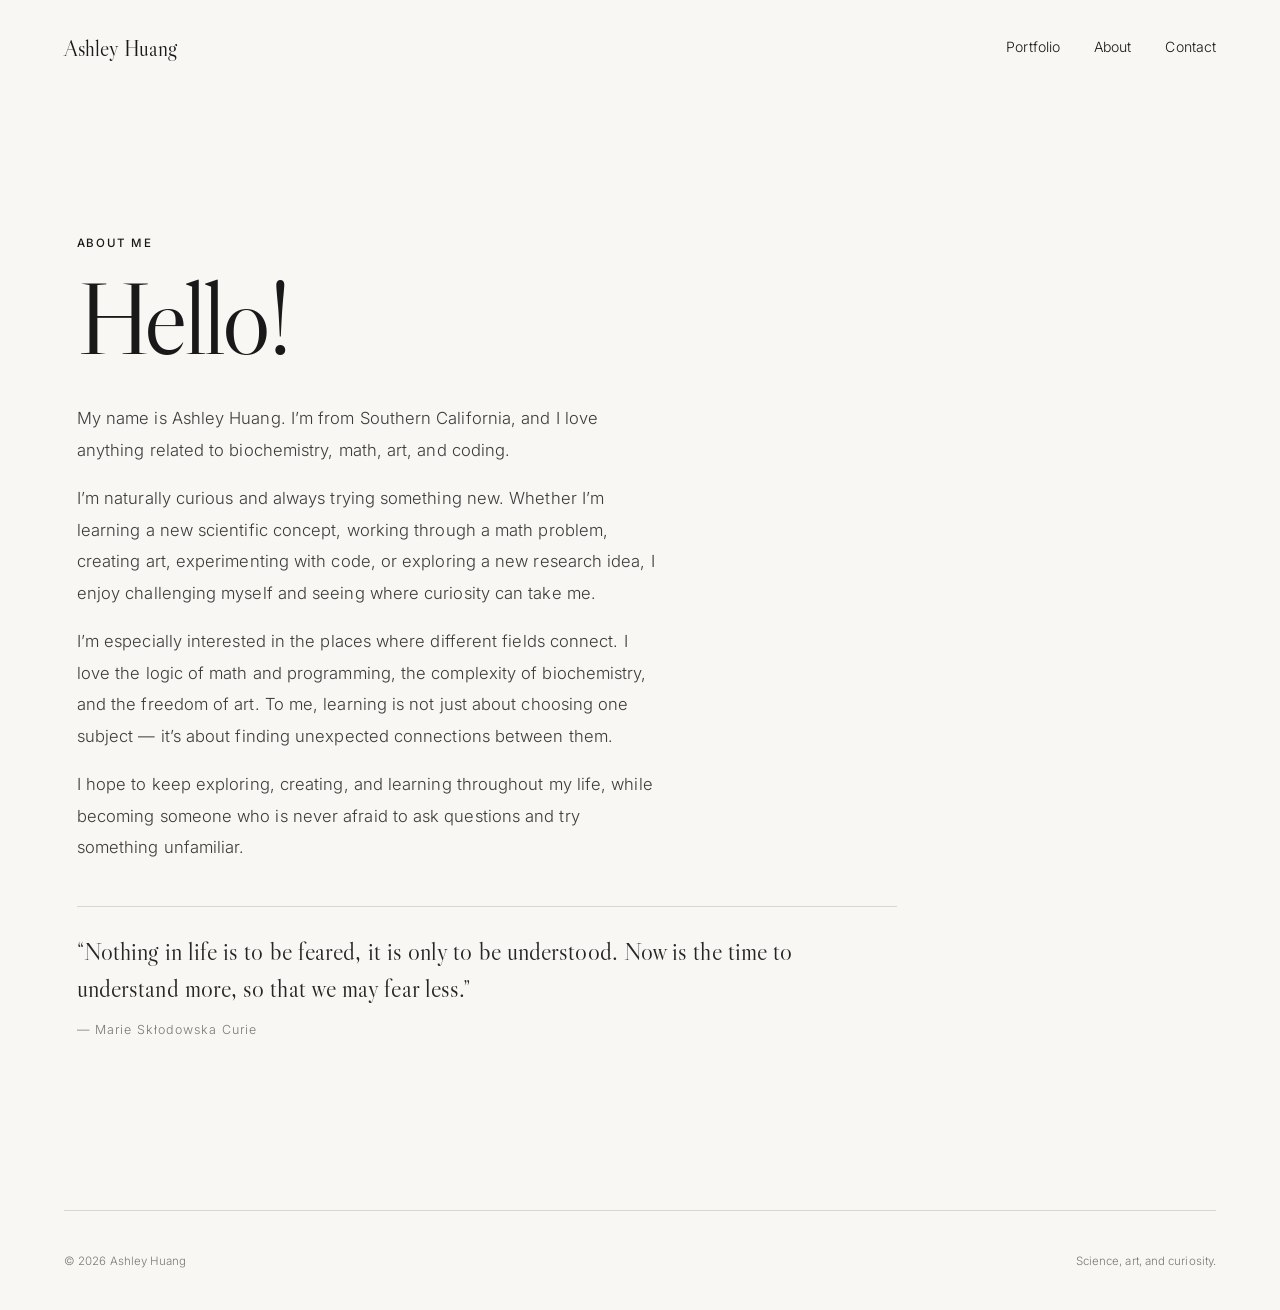
<file: about.html>
<!DOCTYPE html>
<html lang="en">
<head>
<title>About | Ashley Huang</title>
<meta charset="UTF-8">
<meta name="viewport" content="width=device-width, initial-scale=1.0">
<meta name="description" content="About Ashley Huang — student, researcher, and artist.">
<link rel="preconnect" href="https://fonts.googleapis.com">
<link rel="preconnect" href="https://fonts.gstatic.com" crossorigin>
<link href="https://fonts.googleapis.com/css2?family=Inter:wght@300;400;500&family=Libre+Caslon+Display&display=swap" rel="stylesheet">
<link rel="stylesheet" href="style.css">
<style>
.about-quote{
  margin:42px 0 30px;
  padding:26px 0 0;
  border-top:1px solid #d9d6d0;
  font-family:"Libre Caslon Display",Georgia,serif;
  font-size:1.55rem;
  line-height:1.5;
  color:#262626;
}
.about-quote cite{
  display:block;
  margin-top:14px;
  font-family:"Inter",Arial,sans-serif;
  font-size:.78rem;
  font-style:normal;
  letter-spacing:.08em;
  color:#797979;
}
.about-text-only{grid-template-columns:1fr;max-width:820px}
.about-text-only .about-copy{max-width:820px}
</style>
</head>
<body>
<header class="header">
  <a class="brand" href="index.html">Ashley Huang</a>
  <nav class="nav"><a href="portfolio.html">Portfolio</a><a href="about.html">About</a><a href="contact.html">Contact</a></nav>
</header>
<main class="page">
<section class="about-layout about-text-only">
<div class="about-copy">
<p class="kicker">About Me</p>
<h1>Hello!</h1>
<p>My name is Ashley Huang. I’m from Southern California, and I love anything related to biochemistry, math, art, and coding.</p>
<p>I’m naturally curious and always trying something new. Whether I’m learning a new scientific concept, working through a math problem, creating art, experimenting with code, or exploring a new research idea, I enjoy challenging myself and seeing where curiosity can take me.</p>
<p>I’m especially interested in the places where different fields connect. I love the logic of math and programming, the complexity of biochemistry, and the freedom of art. To me, learning is not just about choosing one subject — it’s about finding unexpected connections between them.</p>
<p>I hope to keep exploring, creating, and learning throughout my life, while becoming someone who is never afraid to ask questions and try something unfamiliar.</p>
<blockquote class="about-quote">“Nothing in life is to be feared, it is only to be understood. Now is the time to understand more, so that we may fear less.”<cite>— Marie Skłodowska Curie</cite></blockquote>

</div>

</section>
</main>
<footer class="footer"><span>© 2026 Ashley Huang</span><span>Science, art, and curiosity.</span></footer>
<script src="script.js"></script>
</body>
</html>
</file>
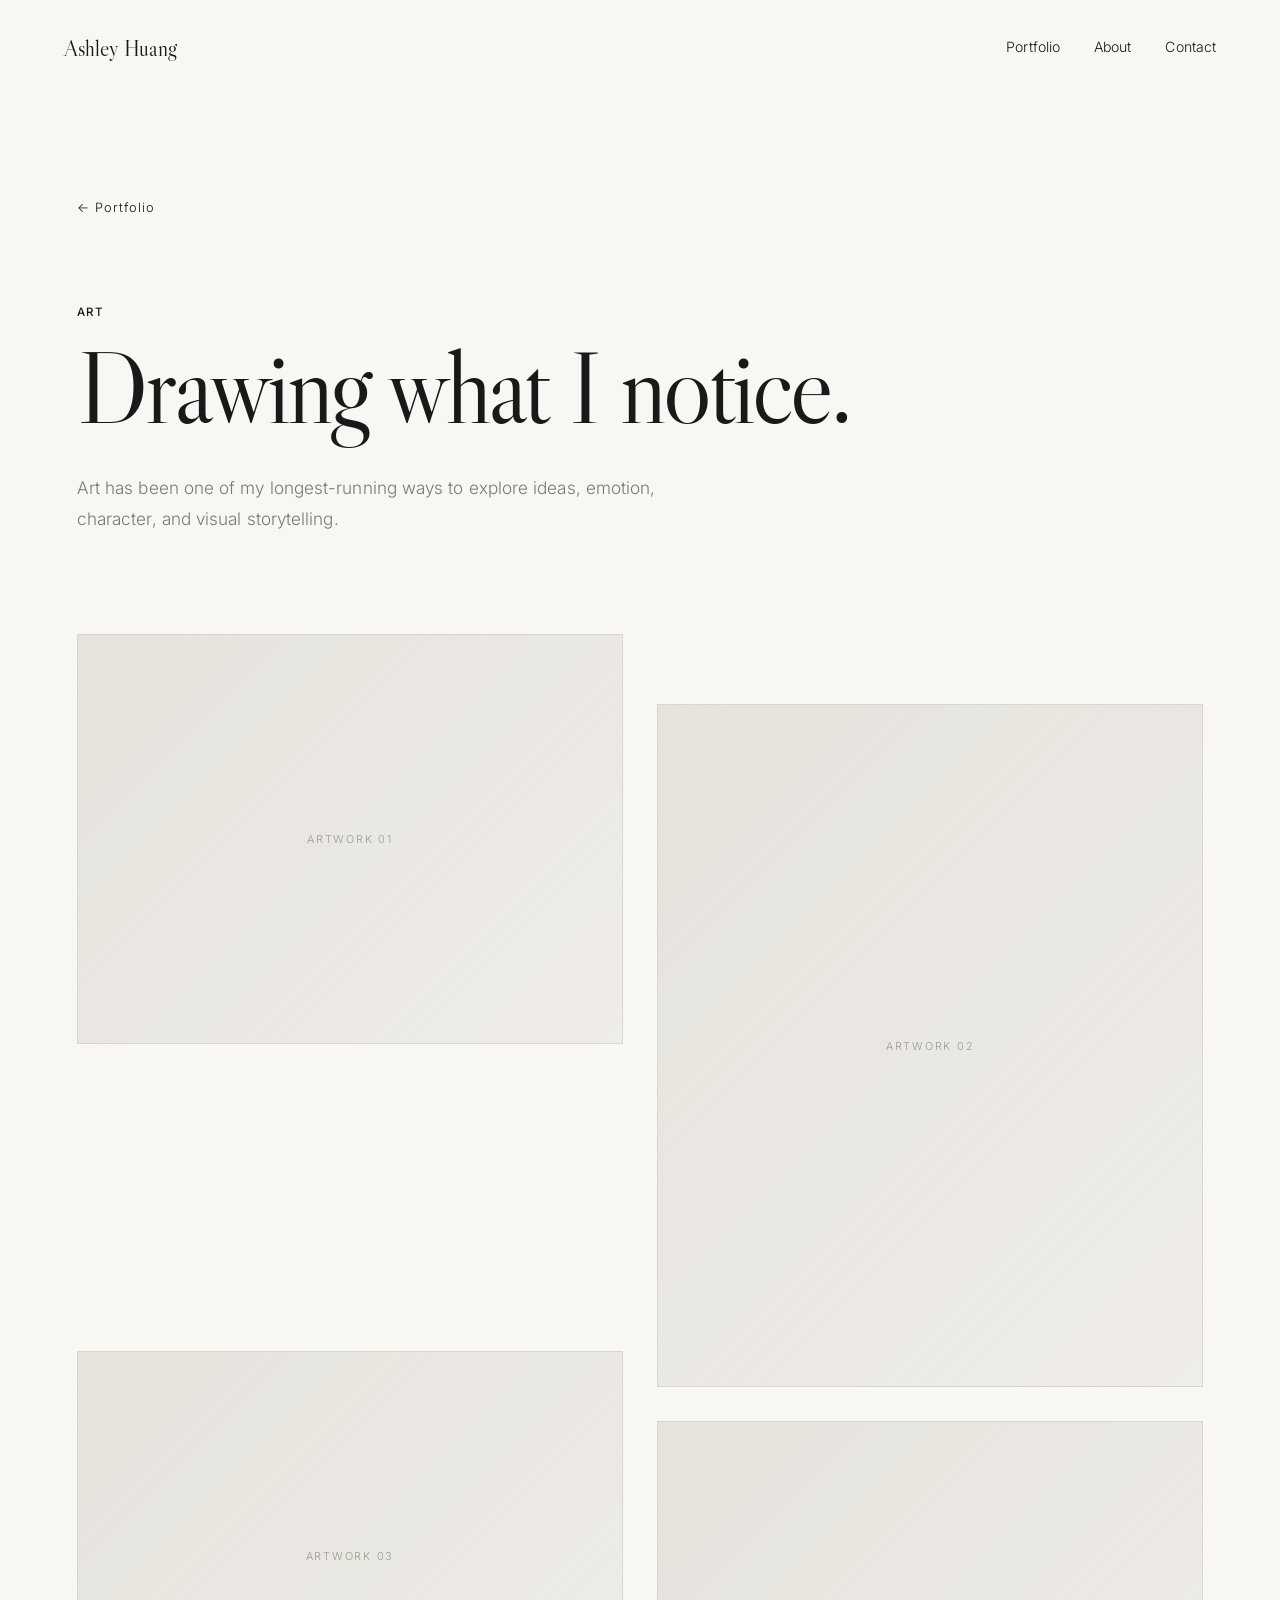
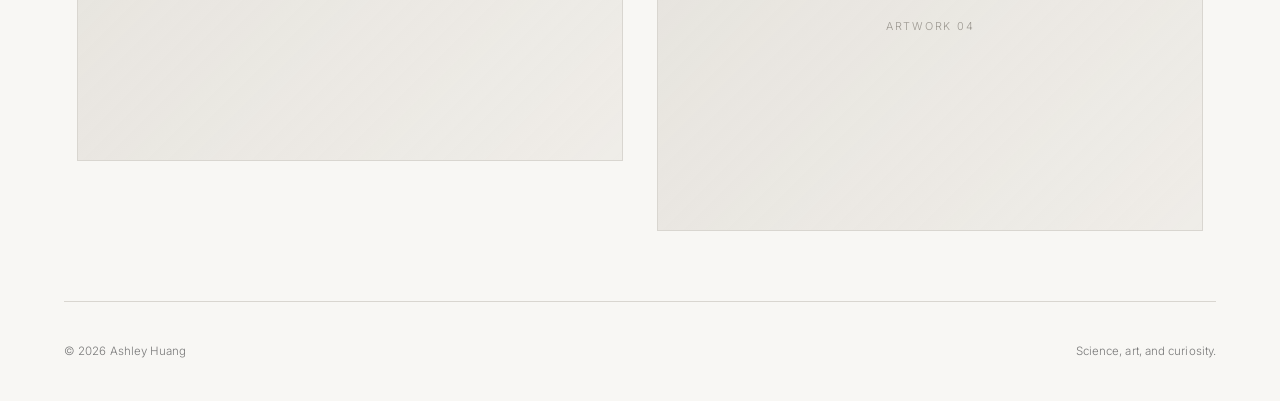
<file: art.html>
<!DOCTYPE html>
<html lang="en">
<head>
<title>Art | Ashley Huang</title>
<meta charset="UTF-8">
<meta name="viewport" content="width=device-width, initial-scale=1.0">
<meta name="description" content="Art portfolio of Ashley Huang.">
<link rel="preconnect" href="https://fonts.googleapis.com">
<link rel="preconnect" href="https://fonts.gstatic.com" crossorigin>
<link href="https://fonts.googleapis.com/css2?family=Inter:wght@300;400;500&family=Libre+Caslon+Display&display=swap" rel="stylesheet">
<link rel="stylesheet" href="style.css">
</head>
<body>
<header class="header"><a class="brand" href="index.html">Ashley Huang</a><nav class="nav"><a href="portfolio.html">Portfolio</a><a href="about.html">About</a><a href="contact.html">Contact</a></nav></header>
<main class="page project-page">
<a class="back" href="portfolio.html">← Portfolio</a>
<section class="project-intro"><p class="kicker">Art</p><h1>Drawing what I notice.</h1><p>Art has been one of my longest-running ways to explore ideas, emotion, character, and visual storytelling.</p></section>
<section class="gallery art-gallery">
<div class="placeholder gallery-item"><span>ARTWORK 01</span></div>
<div class="placeholder gallery-item tall"><span>ARTWORK 02</span></div>
<div class="placeholder gallery-item"><span>ARTWORK 03</span></div>
<div class="placeholder gallery-item"><span>ARTWORK 04</span></div>
</section>
</main>
<footer class="footer"><span>© 2026 Ashley Huang</span><span>Science, art, and curiosity.</span></footer>
<script src="script.js"></script>
</body>
</html>
</file>
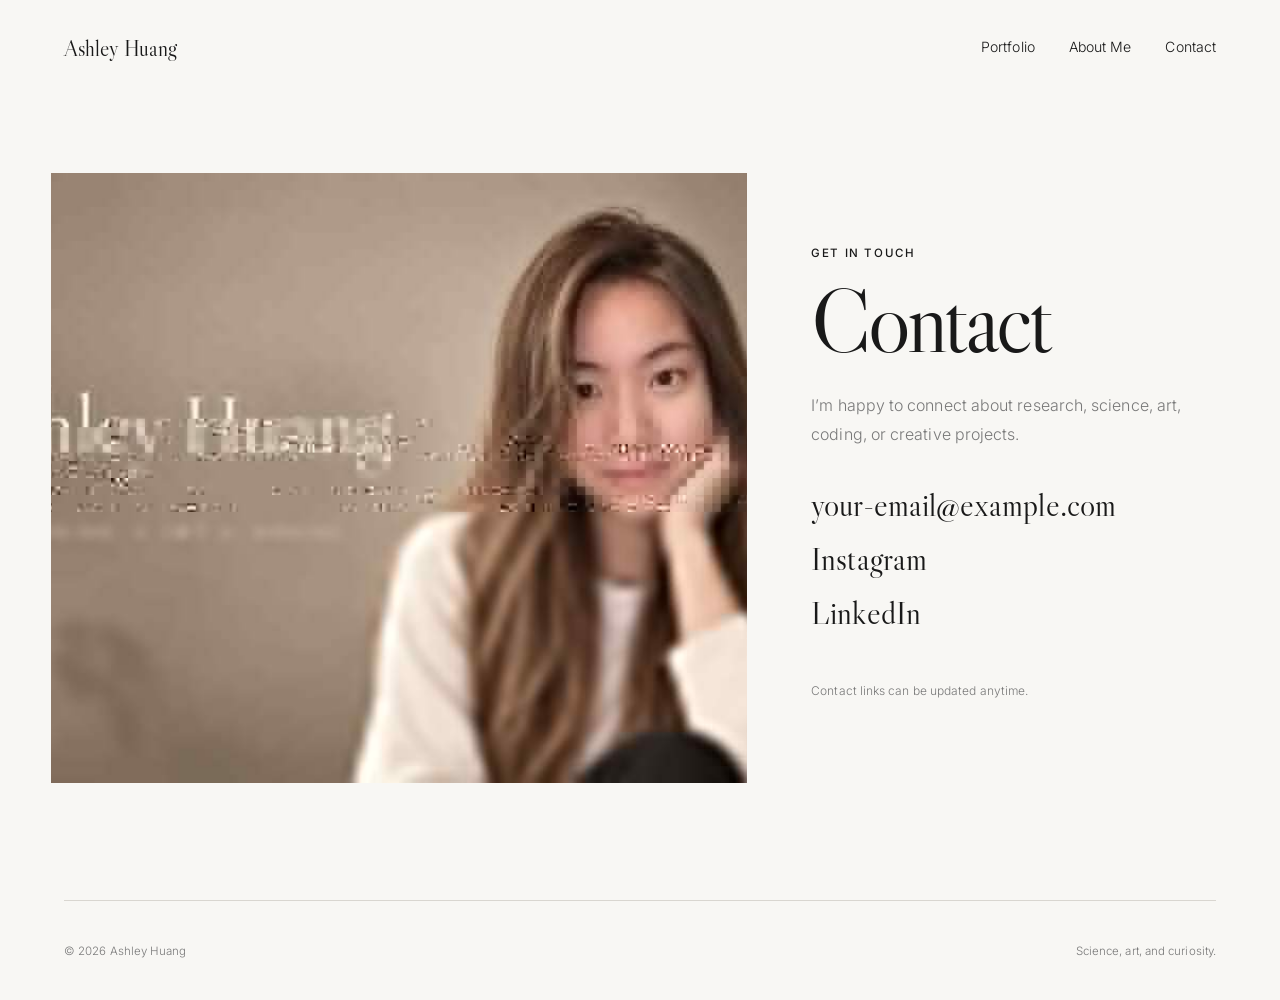
<file: contact.html>
<!DOCTYPE html>
<html lang="en">
<head>
<title>Contact | Ashley Huang</title>
<meta charset="UTF-8">
<meta name="viewport" content="width=device-width, initial-scale=1.0">
<meta name="description" content="Contact Ashley Huang.">
<link rel="preconnect" href="https://fonts.googleapis.com">
<link rel="preconnect" href="https://fonts.gstatic.com" crossorigin>
<link href="https://fonts.googleapis.com/css2?family=Inter:wght@300;400;500&family=Libre+Caslon+Display&display=swap" rel="stylesheet">
<link rel="stylesheet" href="style.css">
</head>
<body>
<header class="header">
  <a class="brand" href="index.html">Ashley Huang</a>
  <nav class="nav">
    <a href="portfolio.html">Portfolio</a>
    <a href="about.html">About Me</a>
    <a href="contact.html">Contact</a>
  </nav>
</header>

<main class="contact-editorial">
  <section class="contact-image-panel">
    <img src="contact-hero.jpg" alt="Ashley Huang">
  </section>

  <section class="contact-copy-panel">
    <div>
      <p class="kicker">Get in touch</p>
      <h1>Contact</h1>
      <p class="contact-intro">I’m happy to connect about research, science, art, coding, or creative projects.</p>

      <div class="contact-list contact-list-clean">
        <a href="mailto:your-email@example.com">your-email@example.com</a>
        <a href="#">Instagram</a>
        <a href="#">LinkedIn</a>
      </div>

      <p class="note">Contact links can be updated anytime.</p>
    </div>
  </section>
</main>

<footer class="footer">
  <span>© 2026 Ashley Huang</span>
  <span>Science, art, and curiosity.</span>
</footer>
<script src="script.js"></script>
</body>
</html>
</file>
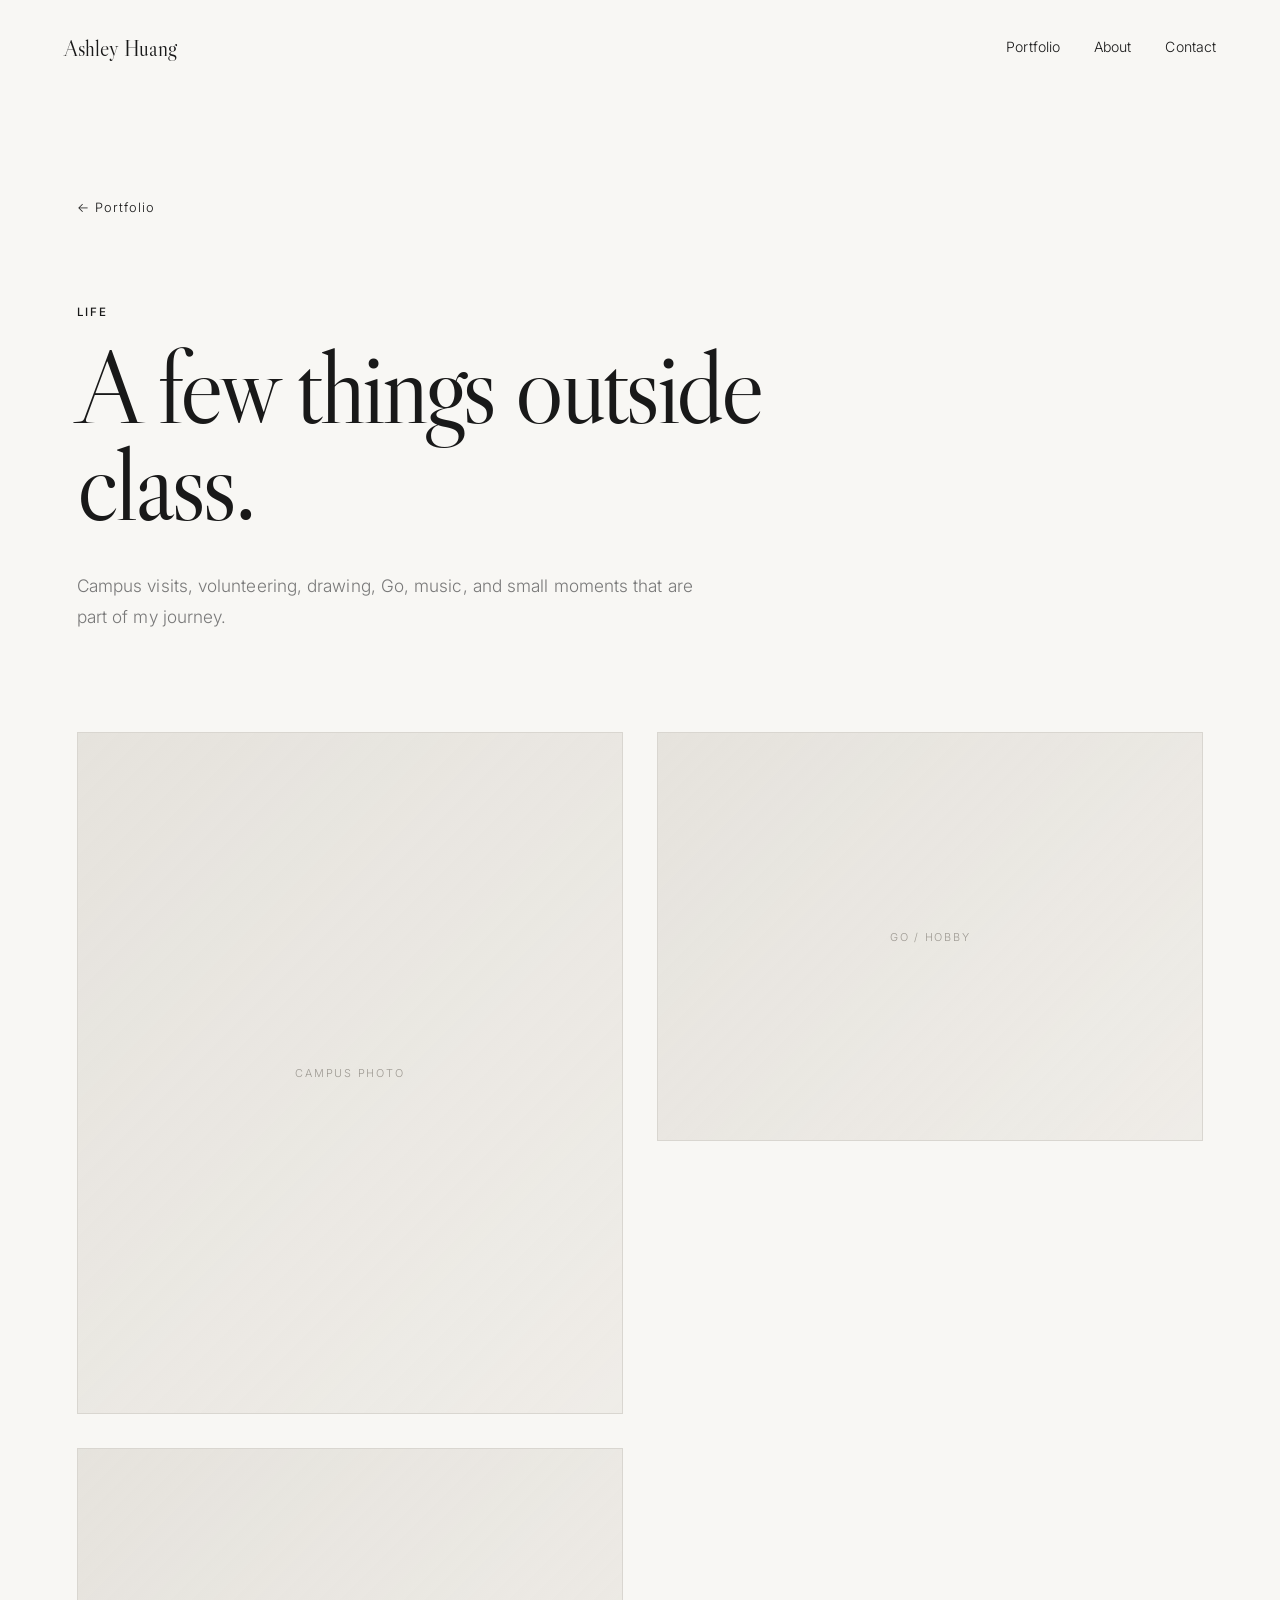
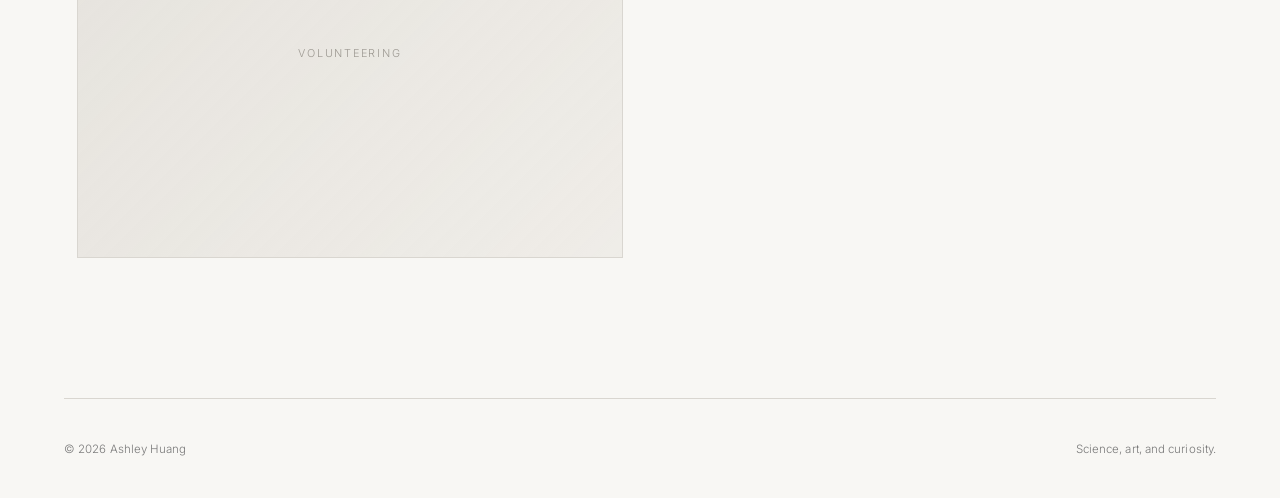
<file: life.html>
<!DOCTYPE html>
<html lang="en">
<head>
<title>Life | Ashley Huang</title>
<meta charset="UTF-8">
<meta name="viewport" content="width=device-width, initial-scale=1.0">
<meta name="description" content="Life, campus, volunteering, and hobbies of Ashley Huang.">
<link rel="preconnect" href="https://fonts.googleapis.com">
<link rel="preconnect" href="https://fonts.gstatic.com" crossorigin>
<link href="https://fonts.googleapis.com/css2?family=Inter:wght@300;400;500&family=Libre+Caslon+Display&display=swap" rel="stylesheet">
<link rel="stylesheet" href="style.css">
</head>
<body>
<header class="header"><a class="brand" href="index.html">Ashley Huang</a><nav class="nav"><a href="portfolio.html">Portfolio</a><a href="about.html">About</a><a href="contact.html">Contact</a></nav></header>
<main class="page project-page">
<a class="back" href="portfolio.html">← Portfolio</a>
<section class="project-intro"><p class="kicker">Life</p><h1>A few things outside class.</h1><p>Campus visits, volunteering, drawing, Go, music, and small moments that are part of my journey.</p></section>
<section class="gallery">
<div class="placeholder gallery-item tall"><span>CAMPUS PHOTO</span></div>
<div class="placeholder gallery-item"><span>GO / HOBBY</span></div>
<div class="placeholder gallery-item"><span>VOLUNTEERING</span></div>
</section>
</main>
<footer class="footer"><span>© 2026 Ashley Huang</span><span>Science, art, and curiosity.</span></footer>
<script src="script.js"></script>
</body>
</html>
</file>
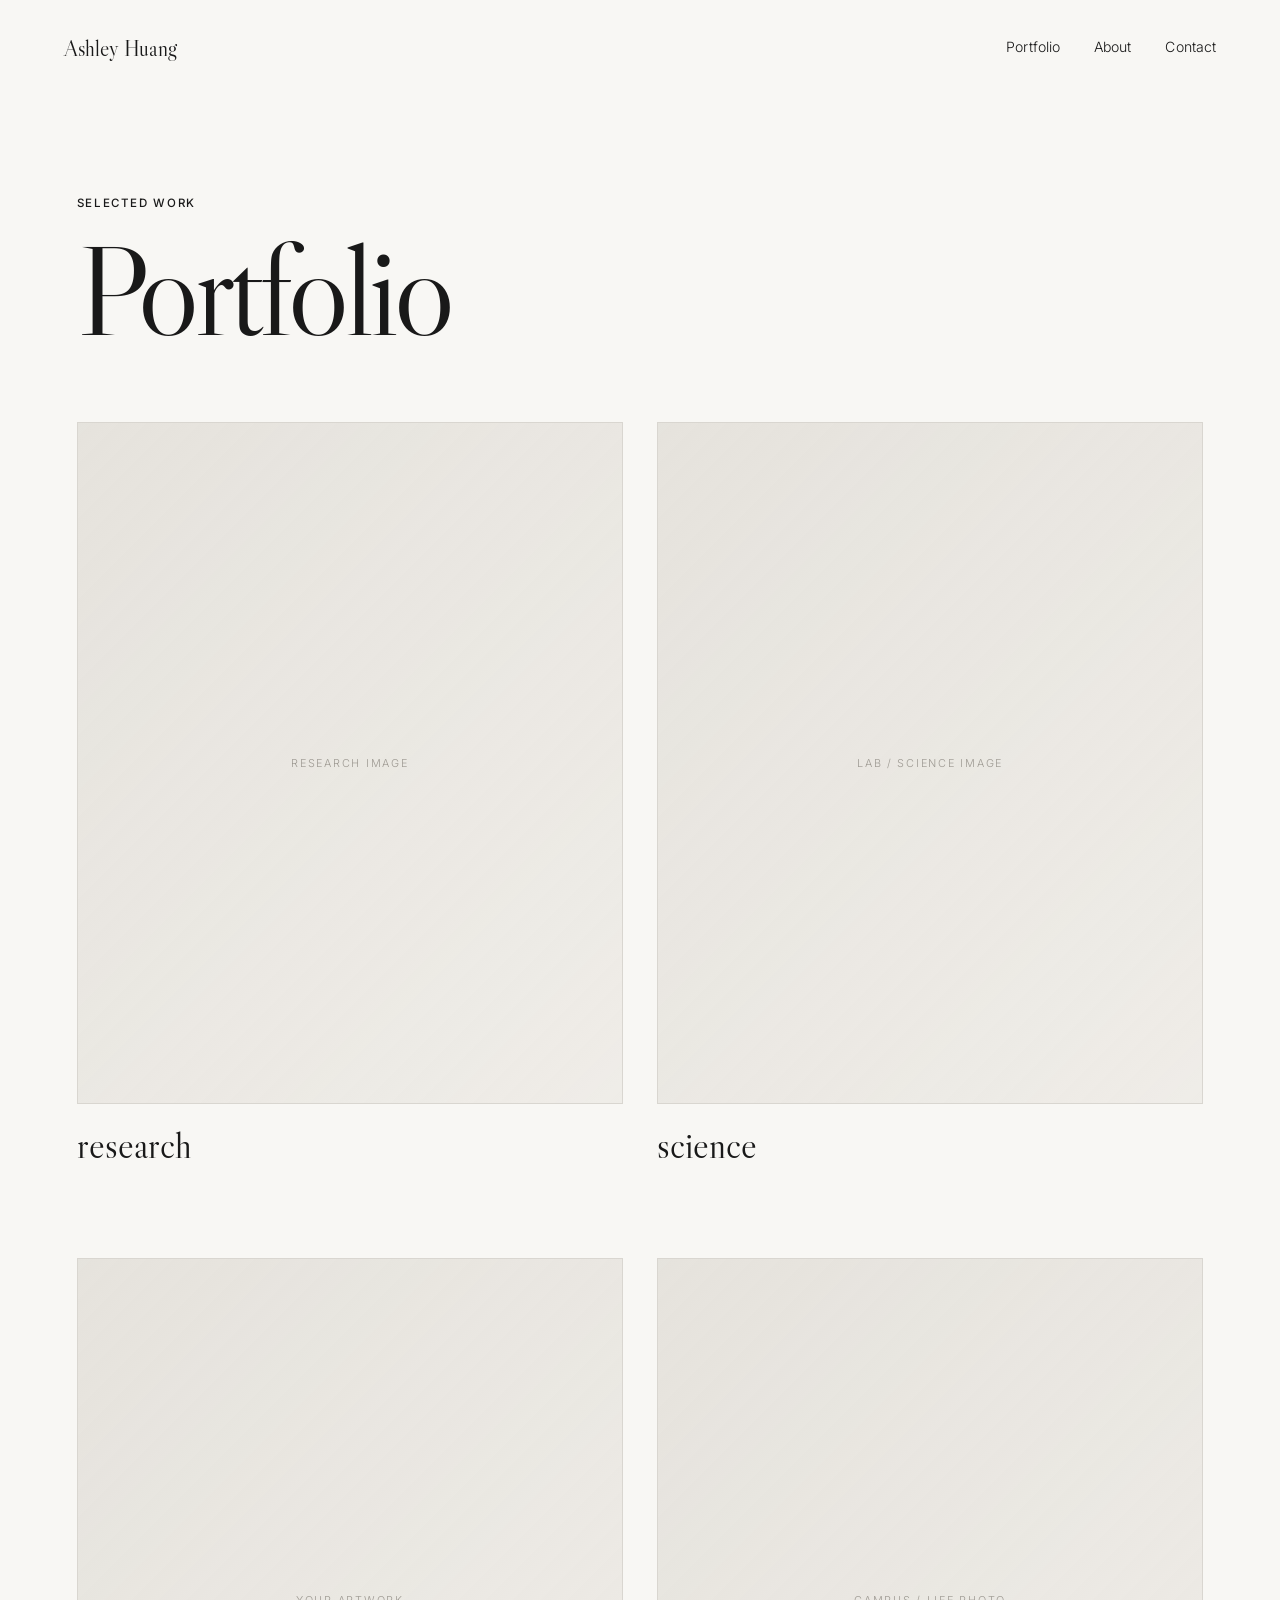
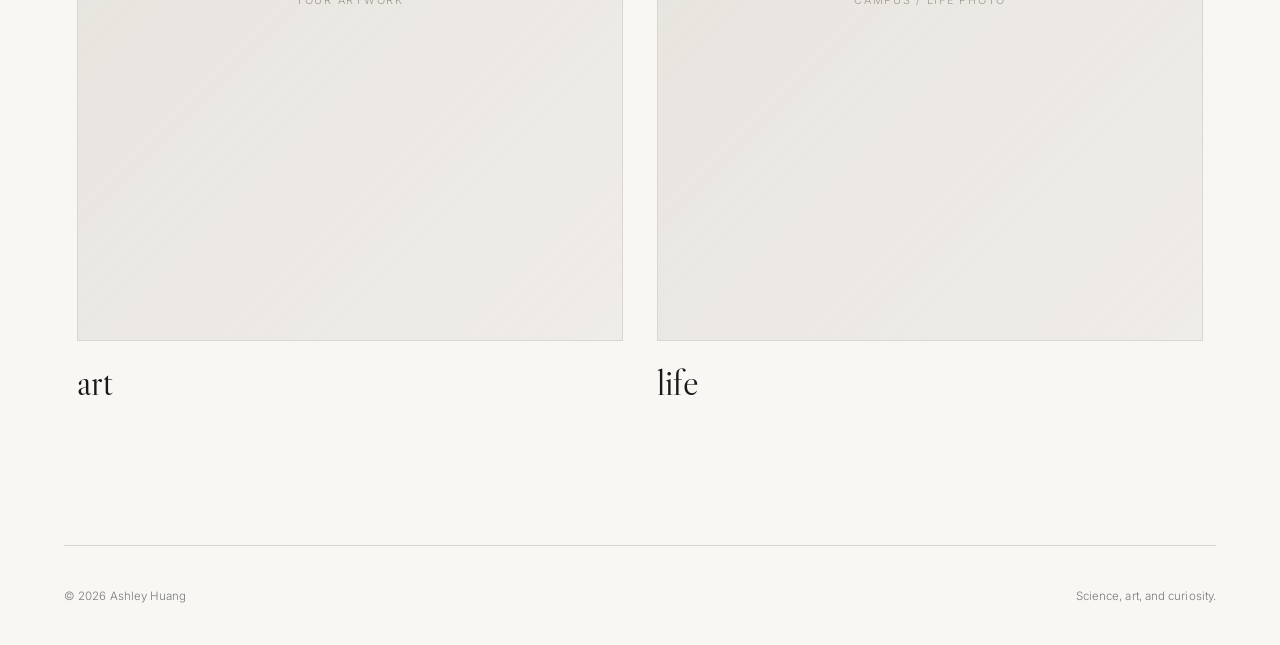
<file: portfolio.html>
<!DOCTYPE html>
<html lang="en">
<head>
<title>Portfolio | Ashley Huang</title>
<meta charset="UTF-8">
<meta name="viewport" content="width=device-width, initial-scale=1.0">
<meta name="description" content="Portfolio of Ashley Huang — research, science, art, and life.">
<link rel="preconnect" href="https://fonts.googleapis.com">
<link rel="preconnect" href="https://fonts.gstatic.com" crossorigin>
<link href="https://fonts.googleapis.com/css2?family=Inter:wght@300;400;500&family=Libre+Caslon+Display&display=swap" rel="stylesheet">
<link rel="stylesheet" href="style.css">
</head>
<body>
<header class="header">
<a class="brand" href="index.html">Ashley Huang</a>
<nav class="nav"><a href="portfolio.html">Portfolio</a><a href="about.html">About</a><a href="contact.html">Contact</a></nav>
</header>
<main class="page portfolio-page">
<section class="portfolio-heading"><p class="kicker">Selected work</p><h1>Portfolio</h1></section>
<section class="portfolio-grid">
<a class="portfolio-card" href="research.html"><div class="placeholder portfolio-image"><span>RESEARCH IMAGE</span></div><h2>research</h2></a>
<a class="portfolio-card" href="science.html"><div class="placeholder portfolio-image"><span>LAB / SCIENCE IMAGE</span></div><h2>science</h2></a>
<a class="portfolio-card" href="art.html"><div class="placeholder portfolio-image"><span>YOUR ARTWORK</span></div><h2>art</h2></a>
<a class="portfolio-card" href="life.html"><div class="placeholder portfolio-image"><span>CAMPUS / LIFE PHOTO</span></div><h2>life</h2></a>
</section>
</main>
<footer class="footer"><span>© 2026 Ashley Huang</span><span>Science, art, and curiosity.</span></footer>
<script src="script.js"></script>
</body>
</html>
</file>
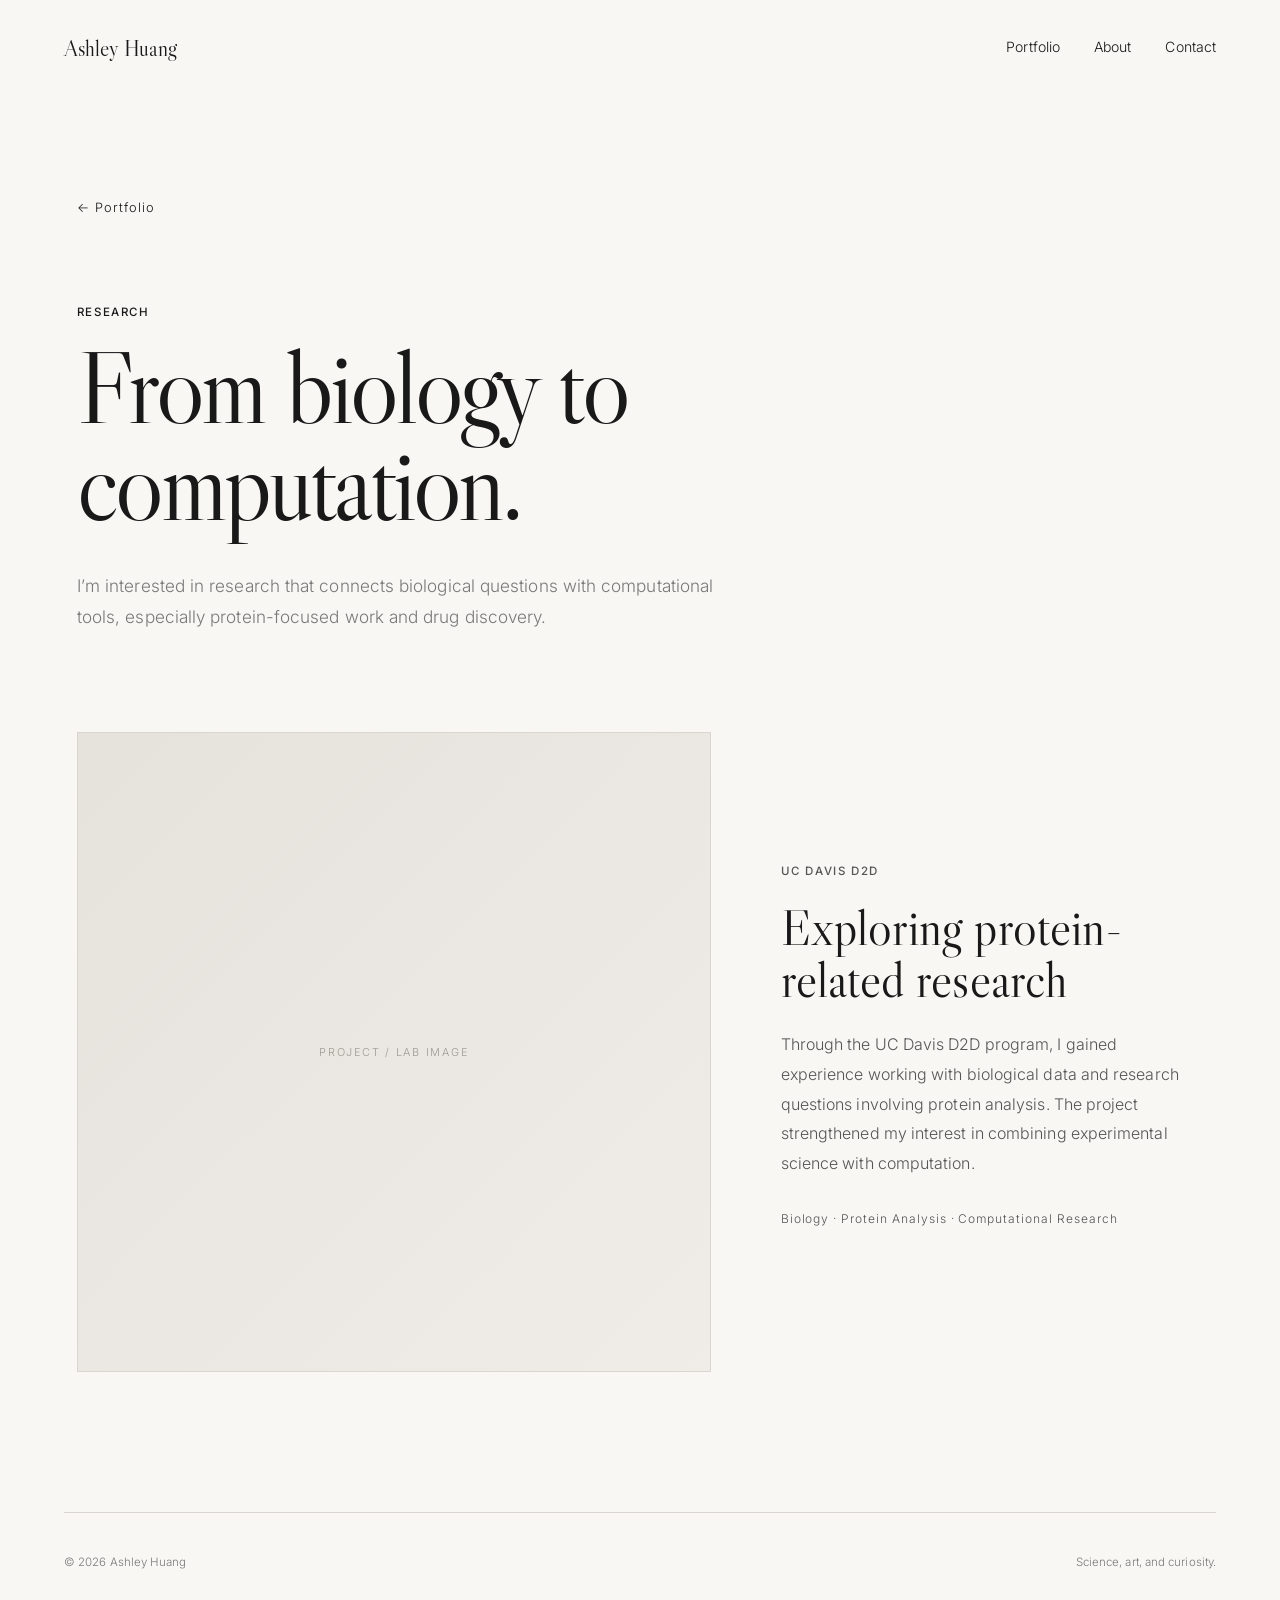
<file: research.html>
<!DOCTYPE html>
<html lang="en">
<head>
<title>Research | Ashley Huang</title>
<meta charset="UTF-8">
<meta name="viewport" content="width=device-width, initial-scale=1.0">
<meta name="description" content="Research interests and experience of Ashley Huang.">
<link rel="preconnect" href="https://fonts.googleapis.com">
<link rel="preconnect" href="https://fonts.gstatic.com" crossorigin>
<link href="https://fonts.googleapis.com/css2?family=Inter:wght@300;400;500&family=Libre+Caslon+Display&display=swap" rel="stylesheet">
<link rel="stylesheet" href="style.css">
</head>
<body>
<header class="header"><a class="brand" href="index.html">Ashley Huang</a><nav class="nav"><a href="portfolio.html">Portfolio</a><a href="about.html">About</a><a href="contact.html">Contact</a></nav></header>
<main class="page project-page">
<a class="back" href="portfolio.html">← Portfolio</a>
<section class="project-intro"><p class="kicker">Research</p><h1>From biology to computation.</h1><p>I’m interested in research that connects biological questions with computational tools, especially protein-focused work and drug discovery.</p></section>
<section class="project-feature">
<div class="placeholder project-image"><span>PROJECT / LAB IMAGE</span></div>
<div><p class="kicker">UC Davis D2D</p><h2>Exploring protein-related research</h2><p>Through the UC Davis D2D program, I gained experience working with biological data and research questions involving protein analysis. The project strengthened my interest in combining experimental science with computation.</p><p class="meta">Biology · Protein Analysis · Computational Research</p></div>
</section>
</main>
<footer class="footer"><span>© 2026 Ashley Huang</span><span>Science, art, and curiosity.</span></footer>
<script src="script.js"></script>
</body>
</html>
</file>
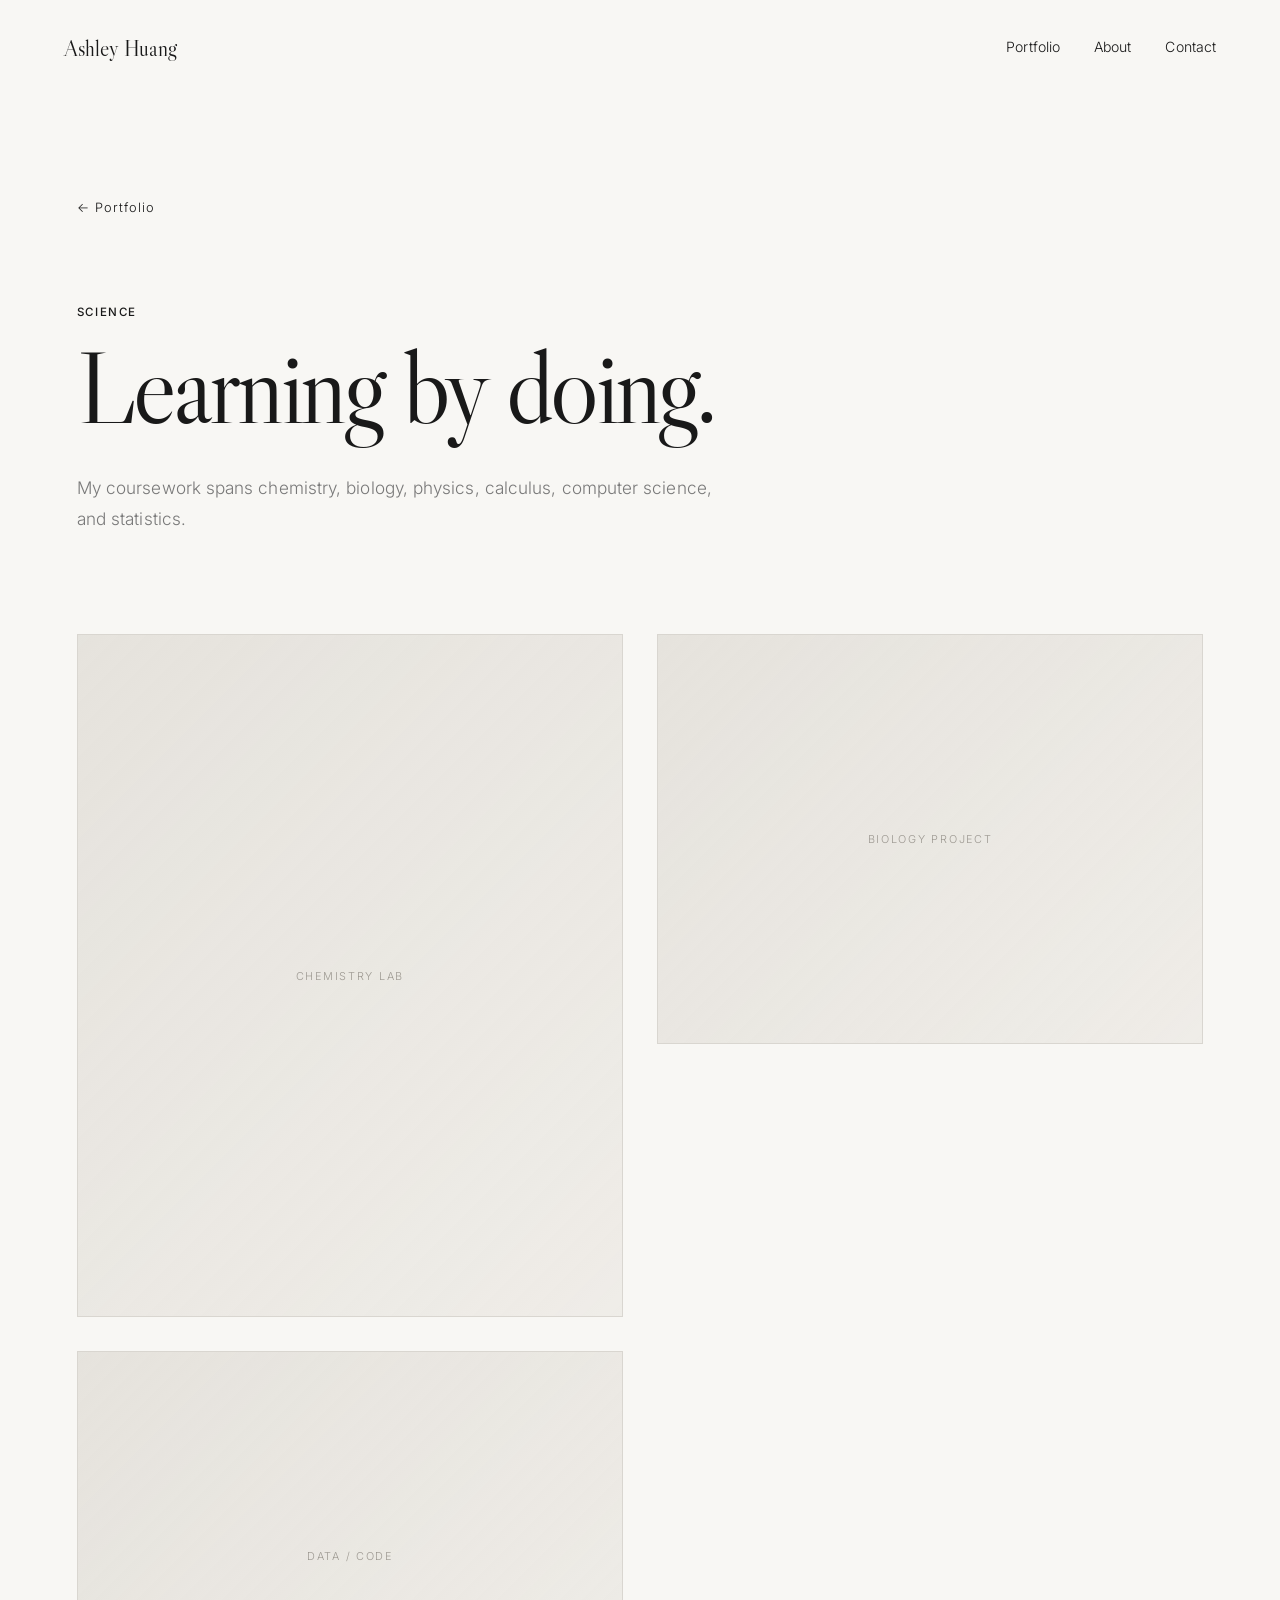
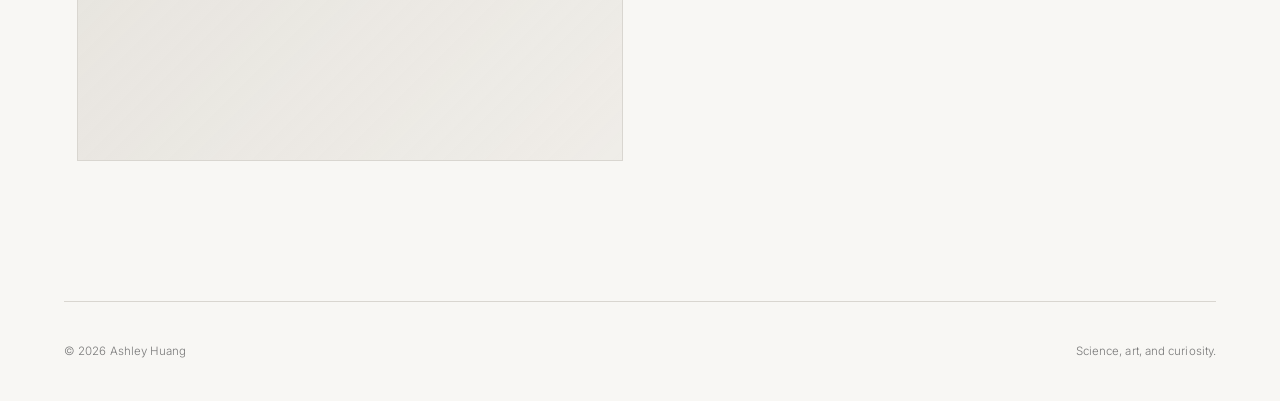
<file: science.html>
<!DOCTYPE html>
<html lang="en">
<head>
<title>Science | Ashley Huang</title>
<meta charset="UTF-8">
<meta name="viewport" content="width=device-width, initial-scale=1.0">
<meta name="description" content="Science coursework and projects of Ashley Huang.">
<link rel="preconnect" href="https://fonts.googleapis.com">
<link rel="preconnect" href="https://fonts.gstatic.com" crossorigin>
<link href="https://fonts.googleapis.com/css2?family=Inter:wght@300;400;500&family=Libre+Caslon+Display&display=swap" rel="stylesheet">
<link rel="stylesheet" href="style.css">
</head>
<body>
<header class="header"><a class="brand" href="index.html">Ashley Huang</a><nav class="nav"><a href="portfolio.html">Portfolio</a><a href="about.html">About</a><a href="contact.html">Contact</a></nav></header>
<main class="page project-page">
<a class="back" href="portfolio.html">← Portfolio</a>
<section class="project-intro"><p class="kicker">Science</p><h1>Learning by doing.</h1><p>My coursework spans chemistry, biology, physics, calculus, computer science, and statistics.</p></section>
<section class="gallery">
<div class="placeholder gallery-item tall"><span>CHEMISTRY LAB</span></div>
<div class="placeholder gallery-item"><span>BIOLOGY PROJECT</span></div>
<div class="placeholder gallery-item"><span>DATA / CODE</span></div>
</section>
</main>
<footer class="footer"><span>© 2026 Ashley Huang</span><span>Science, art, and curiosity.</span></footer>
<script src="script.js"></script>
</body>
</html>
</file>
<file: style.css>
:root{--bg:#f8f7f4;--text:#191919;--muted:#797979;--line:#d9d6d0;--soft:#ebe8e2}
*{box-sizing:border-box}html{scroll-behavior:smooth}body{margin:0;background:var(--bg);color:var(--text);font-family:"Inter",Arial,sans-serif;font-weight:300;letter-spacing:.005em}a{color:inherit;text-decoration:none}
.header{width:min(1320px,90vw);margin:0 auto;height:96px;display:flex;justify-content:space-between;align-items:center}.brand{font-family:"Libre Caslon Display",Georgia,serif;font-size:1.36rem}.nav{display:flex;gap:34px;font-size:.88rem}.nav a{position:relative;padding-bottom:4px}.nav a::after{content:"";position:absolute;left:0;bottom:0;width:0;height:1px;background:currentColor;transition:width .25s ease}.nav a:hover::after{width:100%}
.home{width:min(1320px,90vw);margin:0 auto;min-height:calc(100vh - 96px);display:grid;place-items:center;padding:40px 0 90px}.hero-minimal{width:100%;min-height:650px;position:relative;display:flex;align-items:flex-end}.hero-photo{position:absolute;right:5%;top:0;width:52%;height:100%}.hero-title{position:relative;z-index:2;padding-bottom:9%}.hero-title h1{margin:0;font-family:"Libre Caslon Display",Georgia,serif;font-size:clamp(6rem,15vw,13rem);line-height:.74;font-weight:400;letter-spacing:-.055em}.hero-title p{margin:28px 0 0 8px;font-size:.95rem;letter-spacing:.13em;text-transform:lowercase}
.page{width:min(1180px,88vw);margin:0 auto;padding:100px 0 140px;min-height:calc(100vh - 180px)}.about-layout{display:grid;grid-template-columns:.9fr 1.1fr;gap:90px;align-items:start}.about-copy{padding-top:40px}.kicker{margin:0 0 20px;text-transform:uppercase;letter-spacing:.14em;font-size:.72rem;font-weight:500}
.about-copy h1,.portfolio-heading h1,.contact-simple h1,.project-intro h1{font-family:"Libre Caslon Display",Georgia,serif;font-weight:400;letter-spacing:-.035em;line-height:.95;margin:0 0 36px}.about-copy h1{font-size:clamp(4rem,8vw,7.5rem)}.about-copy p:not(.kicker){max-width:580px;font-size:1.04rem;line-height:1.9;color:#3c3c3c}.signature{margin-top:30px;font-family:"Libre Caslon Display",Georgia,serif;font-size:1.45rem!important}.photo-about{min-height:720px}
.placeholder{background:linear-gradient(135deg,rgba(0,0,0,.025),rgba(255,255,255,.2)),var(--soft);border:1px solid var(--line);display:grid;place-items:center;overflow:hidden}.placeholder span{font-size:.68rem;letter-spacing:.16em;color:#9d9992}
.portfolio-heading{margin-bottom:70px}.portfolio-heading h1,.contact-simple h1{font-size:clamp(4.8rem,10vw,9rem)}.portfolio-grid{display:grid;grid-template-columns:repeat(2,1fr);gap:90px 34px}.portfolio-card:nth-child(even){transform:translateY(90px)}.portfolio-image{aspect-ratio:4/5;transition:transform .4s ease,filter .4s ease}.portfolio-card:hover .portfolio-image{transform:scale(.99);filter:brightness(.94)}.portfolio-card h2{font-family:"Libre Caslon Display",Georgia,serif;font-weight:400;font-size:2.3rem;margin:18px 0 0}
.contact-page{display:flex;align-items:center}.contact-simple{width:100%;max-width:900px}.contact-simple>p:not(.kicker):not(.note){color:var(--muted);font-size:1.15rem}.contact-list{display:flex;flex-direction:column;gap:14px;margin-top:48px;font-family:"Libre Caslon Display",Georgia,serif;font-size:clamp(1.6rem,3vw,3rem)}.contact-list a:hover{opacity:.55}.note{margin-top:50px;color:var(--muted);font-size:.75rem}
.back{display:inline-block;margin-bottom:90px;font-size:.8rem;letter-spacing:.08em}.project-intro{max-width:850px;margin-bottom:100px}.project-intro h1{font-size:clamp(4rem,8vw,7.5rem)}.project-intro>p:last-child{max-width:650px;color:var(--muted);line-height:1.8;font-size:1.08rem}.project-feature{display:grid;grid-template-columns:1.2fr .8fr;gap:70px;align-items:center}.project-image{min-height:640px}.project-feature h2{font-family:"Libre Caslon Display",Georgia,serif;font-weight:400;font-size:3.1rem;line-height:1.05;margin:0 0 24px}.project-feature p{line-height:1.85;color:#555}.meta{font-size:.75rem;letter-spacing:.08em;margin-top:30px}
.gallery{display:grid;grid-template-columns:repeat(2,1fr);gap:34px;align-items:start}.gallery-item{aspect-ratio:4/3}.gallery-item.tall{aspect-ratio:4/5}.art-gallery .gallery-item:nth-child(2),.art-gallery .gallery-item:nth-child(4){transform:translateY(70px)}
.footer{width:min(1320px,90vw);margin:0 auto;min-height:100px;border-top:1px solid var(--line);display:flex;align-items:center;justify-content:space-between;gap:20px;font-size:.72rem;color:var(--muted)}.fade-in{opacity:0;transform:translateY(12px);transition:opacity .7s ease,transform .7s ease}.fade-in.visible{opacity:1;transform:none}
@media(max-width:780px){.header{height:78px}.brand{font-size:1.1rem}.nav{gap:18px;font-size:.78rem}.home{min-height:calc(100vh - 78px);padding-top:20px}.hero-minimal{min-height:620px}.hero-photo{width:82%;height:72%;right:0}.hero-title{padding-bottom:10%}.hero-title h1{font-size:clamp(5.5rem,28vw,9rem)}.page{padding-top:60px}.about-layout,.project-feature{grid-template-columns:1fr;gap:50px}.about-copy{padding-top:0}.photo-about{min-height:520px}.portfolio-grid{gap:55px 16px}.portfolio-card:nth-child(even){transform:translateY(35px)}.portfolio-card h2{font-size:1.55rem}.gallery{gap:16px}.project-image{min-height:430px}.footer{flex-direction:column;justify-content:center;align-items:flex-start}}

/* Full-screen portrait homepage */
.landing-body{
  margin:0;
  overflow:hidden;
  background:#111;
}
.home-header{
  position:fixed;
  top:0;
  left:50%;
  transform:translateX(-50%);
  z-index:20;
  color:#fff;
  width:min(1320px,92vw);
}
.home-header .brand,
.home-header .nav a{
  color:#fff;
  text-shadow:0 2px 18px rgba(0,0,0,.35);
}
.landing-home{
  position:relative;
  width:100%;
  height:100svh;
  min-height:100vh;
  overflow:hidden;
  background:#143653;
}
.landing-photo{
  position:absolute;
  inset:0;
  width:100%;
  height:100%;
  object-fit:cover;
  object-position:center 30%;
  transform:scale(1.34);
}
.landing-shade{
  position:absolute;
  inset:0;
  background:linear-gradient(to bottom,rgba(0,0,0,.22) 0%,rgba(0,0,0,.06) 25%,rgba(0,0,0,0) 55%);
  pointer-events:none;
}
@media(max-width:780px){
  .home-header{
    width:92vw;
  }
  .home-header .nav{
    gap:16px;
  }
  .landing-photo{
    object-position:center 24%;
    transform:scale(1.46);
  }
}

/* Responsive white-background homepage */
.landing-white{background:#fff;margin:0;min-height:100vh;}
.home-header-clean{position:fixed;top:0;left:50%;transform:translateX(-50%);z-index:10;width:min(1320px,92vw);background:transparent;}
.home-header-clean .brand,.home-header-clean .nav a{color:#1a1a1a;text-shadow:none;}
.landing-clean{min-height:100vh;display:flex;align-items:center;justify-content:center;padding:110px 5vw 40px;background:#fff;}
.landing-portrait-clean{display:block;width:min(62vw,720px);max-width:100%;height:min(calc(100vh - 170px),820px);object-fit:contain;object-position:center center;}
@media(max-width:1000px){.landing-portrait-clean{width:min(74vw,640px);height:min(calc(100vh - 150px),760px);}}
@media(max-width:780px){.home-header-clean{width:92vw}.landing-clean{padding:90px 5vw 20px;align-items:flex-start}.landing-portrait-clean{width:min(88vw,520px);height:min(calc(100vh - 120px),680px);}}

/* Editorial contact page */
.contact-editorial{
  width:min(1320px,92vw);
  margin:0 auto;
  min-height:calc(100vh - 96px);
  display:grid;
  grid-template-columns:minmax(0,1.25fr) minmax(320px,.75fr);
  gap:64px;
  align-items:center;
  padding:46px 0 86px;
}
.contact-image-panel{
  min-height:610px;
  overflow:hidden;
  background:#b9a492;
}
.contact-image-panel img{
  width:100%;
  height:100%;
  min-height:610px;
  object-fit:cover;
  object-position:center;
  display:block;
}
.contact-copy-panel{
  display:flex;
  align-items:center;
  min-height:610px;
}
.contact-copy-panel h1{
  font-family:"Libre Caslon Display",Georgia,serif;
  font-size:clamp(4rem,7vw,7rem);
  font-weight:400;
  line-height:.92;
  margin:0 0 28px;
  letter-spacing:-.04em;
}
.contact-intro{
  max-width:420px;
  line-height:1.8;
  color:var(--muted);
}
.contact-list-clean{
  margin-top:36px;
  font-size:clamp(1.55rem,2.5vw,2.5rem);
}
@media(max-width:900px){
  .contact-editorial{
    grid-template-columns:1fr;
    gap:36px;
    padding-top:20px;
  }
  .contact-image-panel,
  .contact-image-panel img{
    min-height:0;
    aspect-ratio:16/9;
  }
  .contact-copy-panel{
    min-height:0;
    padding-bottom:30px;
  }
}

/* Final homepage hero */
.hero-page{
  margin:0;
  min-height:100vh;
  overflow:hidden;
  background:#aa927d;
}
.hero-nav{
  position:fixed;
  top:0;
  left:50%;
  transform:translateX(-50%);
  z-index:20;
  width:min(1320px,92vw);
  color:#fff;
  background:transparent;
}
.hero-nav .brand,
.hero-nav .nav a{
  color:#fff;
  text-shadow:0 2px 18px rgba(0,0,0,.28);
}
.hero-cover{
  position:fixed;
  inset:0;
  width:100vw;
  height:100vh;
  overflow:hidden;
  background:#aa927d;
}
.hero-cover img{
  width:100%;
  height:100%;
  display:block;
  object-fit:cover;
  object-position:center center;
}
@media(max-width:900px){
  .hero-nav{
    width:92vw;
  }
  .hero-cover img{
    object-position:58% center;
  }
}
@media(max-width:600px){
  .hero-nav .brand{
    font-size:1rem;
  }
  .hero-nav .nav{
    gap:14px;
    font-size:.75rem;
  }
  .hero-cover img{
    object-position:64% center;
  }
}
</file>
